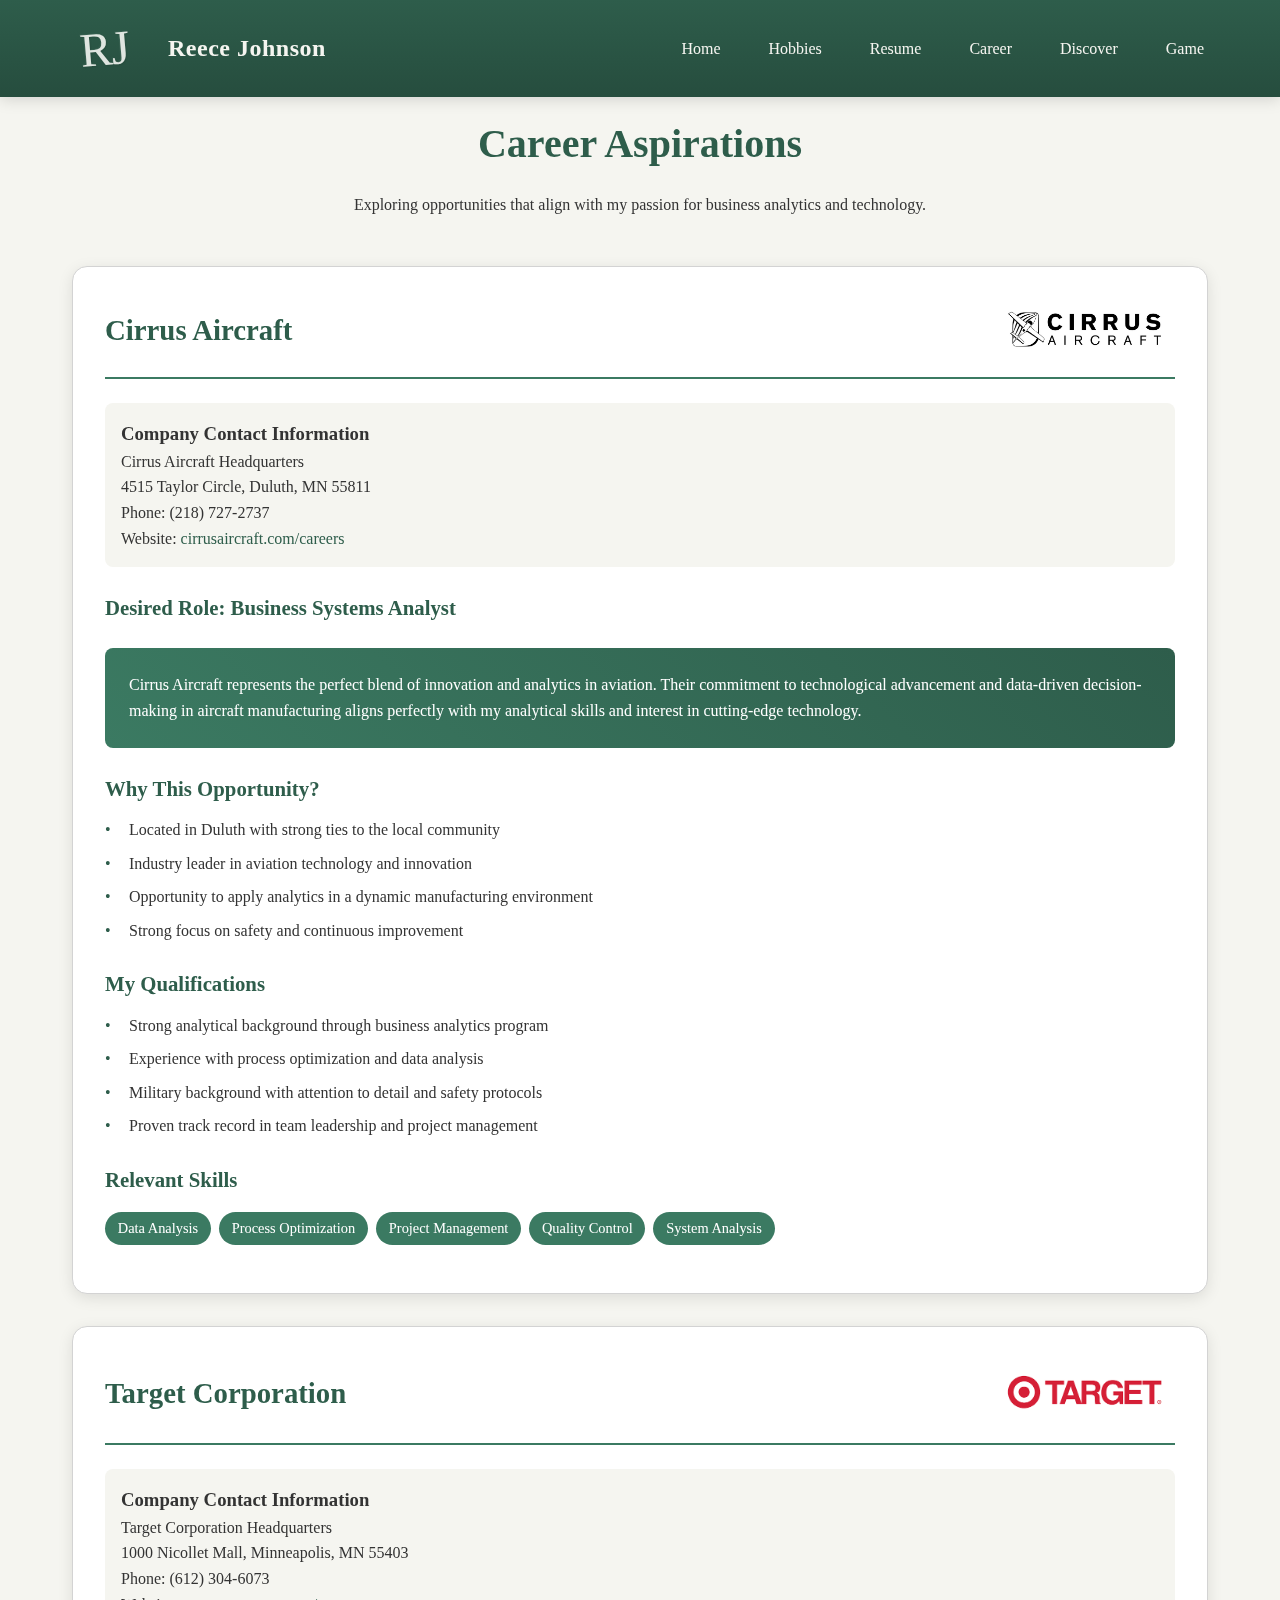
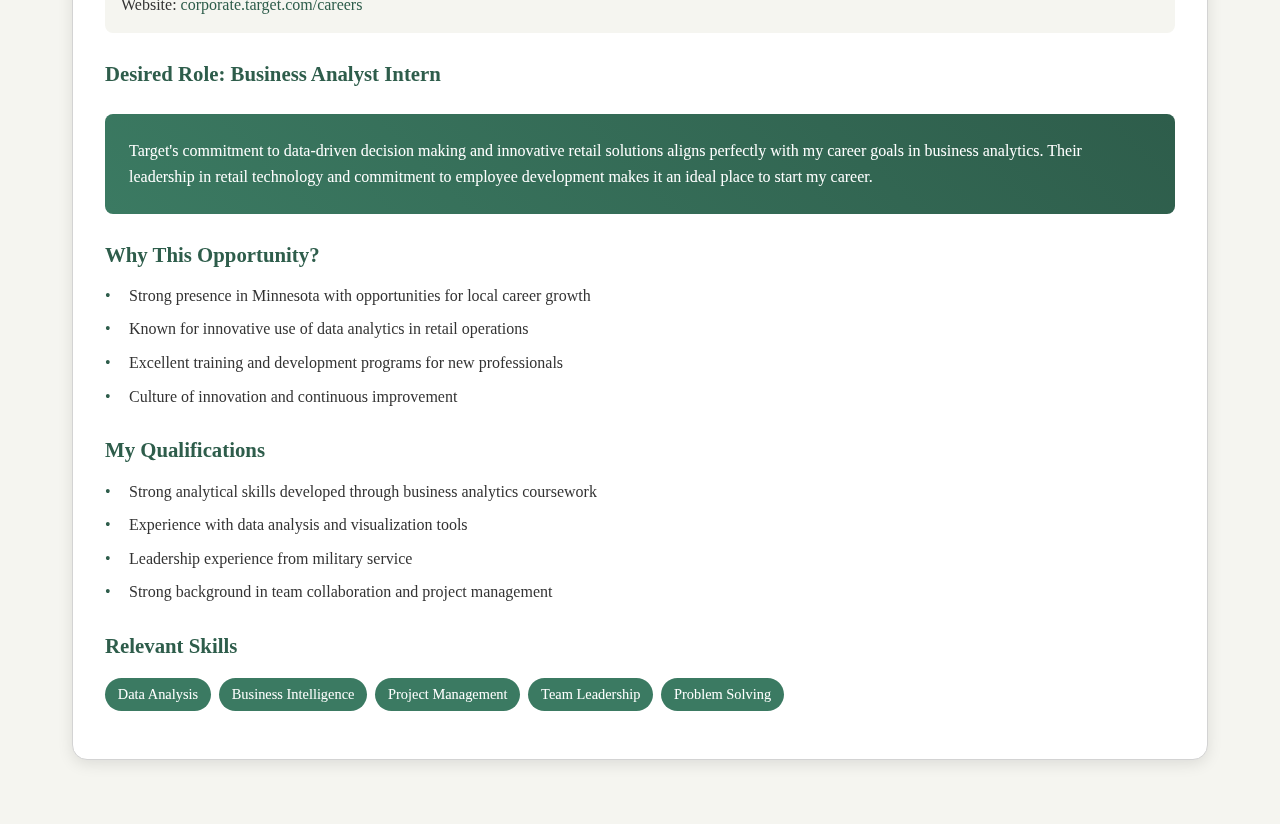
<file: career.html>
<!DOCTYPE html>
<html lang="en">
<head>
    <meta charset="UTF-8">
    <meta name="viewport" content="width=device-width, initial-scale=1.0">
    <title>Career - Reece Johnson</title>
    <style>
        :root {
            --bg-color: #F5F5F0;
            --text-color: #333333;
            --accent-color: #2E5D4B;
            --accent-light: #3B7A62;
            --border-color: #D3D3D3;
        }

        * {
            margin: 0;
            padding: 0;
            box-sizing: border-box;
        }

        body {
            font-family: 'Georgia', serif;
            background-color: var(--bg-color);
            color: var(--text-color);
            line-height: 1.6;
            padding-top: 80px;
        }

        header {
            background: linear-gradient(to bottom, var(--accent-color), #264D3E);
            padding: 1rem 0;
            position: fixed;
            width: 100%;
            top: 0;
            z-index: 1000;
            box-shadow: 0 2px 15px rgba(0, 0, 0, 0.15);
        /* Responsive header adjustments for small screens */
        @media (max-width: 700px) {
            header { padding: 0.5rem 0; }
            nav { padding: 0 1rem; display: flex; flex-direction: column; align-items: flex-start; gap: 0.5rem; }
            .nav-brand { font-size: 1.1rem; margin-right: 0; gap: 0.5rem; }
            .logo { width: 56px; height: 46px; }
            .logo-text { font-size: 2.2rem; }
            .nav-links { width: 100%; display: flex; flex-wrap: wrap; gap: 0.5rem; margin-left: 0; }
            nav a { padding: 0.35rem 0.5rem; font-size: 0.95rem; }
            body { padding-top: 110px; }
        }
        }

        nav {
            width: 100%;
            padding: 0 4rem;
            display: flex;
            justify-content: space-between;
            align-items: center;
        }

        .nav-brand {
            font-size: 1.5rem;
            font-weight: 600;
            color: var(--bg-color);
            letter-spacing: 0.5px;
            display: flex;
            align-items: center;
            gap: 1rem;
            margin-right: auto;
        }

        .logo {
            display: flex;
            align-items: center;
            justify-content: center;
            width: 80px;
            height: 65px;
            position: relative;
            transition: all 0.4s ease;
            margin-right: 0.5rem;
        }

        .logo-text {
            font-family: 'Brush Script MT', 'Brush Script Std', cursive;
            font-size: 3rem;
            font-weight: 200;
            line-height: 1;
            position: relative;
            color: var(--bg-color);
            transform: rotate(-5deg);
            transition: all 0.3s ease;
            text-shadow: 
                1px 1px 2px rgba(0, 0, 0, 0.12),
                -1px -1px 1px rgba(255, 255, 255, 0.08);
            background: none;
            padding: 0;
            letter-spacing: -1px;
            opacity: 0.85;
            filter: brightness(1.05);
        }

        .nav-links { display: flex; gap: 1.5rem; align-items: center; margin-left: auto; }
        nav a { color: var(--bg-color); text-decoration: none; padding: 0.5rem 0.75rem; transition: all 0.3s ease; border-radius: 4px; }
        nav a:hover { background: var(--accent-light); }

        .container { 
            max-width: 1200px; 
            margin: 0 auto; 
            padding: 2rem; 
        }

        .intro-section {
            text-align: center;
            margin-bottom: 3rem;
        }

        .intro-section h1 {
            color: var(--accent-color);
            font-size: 2.5rem;
            margin-bottom: 1rem;
        }

        .company-card {
            background: white;
            border-radius: 15px;
            padding: 2rem;
            margin-bottom: 2rem;
            box-shadow: 0 4px 15px rgba(0, 0, 0, 0.1);
            border: 1px solid var(--border-color);
        }

        .company-header {
            display: flex;
            align-items: center;
            margin-bottom: 1.5rem;
            padding-bottom: 1rem;
            border-bottom: 2px solid var(--accent-light);
        }

        .company-name {
            color: var(--accent-color);
            font-size: 1.8rem;
            margin-right: 1rem;
        }

        .company-logo {
            width: 180px;
            height: auto;
            object-fit: contain;
            margin-left: auto;
            padding: 10px;
            background-color: white;
            border-radius: 8px;
            display: flex;
            align-items: center;
            justify-content: center;
        }

        .company-logo img {
            max-width: 100%;
            height: auto;
            display: block;
            mix-blend-mode: multiply;
        }

        .contact-info {
            background: var(--bg-color);
            padding: 1rem;
            border-radius: 8px;
            margin-bottom: 1.5rem;
        }

        .contact-info a {
            color: var(--accent-color);
            text-decoration: none;
        }

        .contact-info a:hover {
            text-decoration: underline;
        }

        .section-title {
            color: var(--accent-color);
            font-size: 1.3rem;
            margin: 1.5rem 0 0.75rem;
        }

        .skills-list {
            display: flex;
            flex-wrap: wrap;
            gap: 0.5rem;
            margin: 1rem 0;
        }

        .skill-tag {
            background: var(--accent-light);
            color: white;
            padding: 0.3rem 0.8rem;
            border-radius: 20px;
            font-size: 0.9rem;
        }

        ul {
            list-style-type: none;
            padding-left: 0;
        }

        li {
            margin-bottom: 0.5rem;
            padding-left: 1.5rem;
            position: relative;
        }

        li::before {
            content: "•";
            color: var(--accent-color);
            position: absolute;
            left: 0;
        }

        .highlight-box {
            background: linear-gradient(45deg, var(--accent-light), var(--accent-color));
            color: white;
            padding: 1.5rem;
            border-radius: 8px;
            margin: 1.5rem 0;
        }
    </style>
</head>
<body>
    <header>
        <nav>
            <div class="nav-brand">
                <div class="logo"><div class="logo-text">RJ</div></div>
                <span class="name">Reece Johnson</span>
            </div>
            <div class="nav-links">
                <a href="index.html">Home</a>
                <a href="hobbies.html">Hobbies</a>
                <a href="resume.html">Resume</a>
                <a href="career.html">Career</a>
                <a href="discover.html">Discover</a>
                <a href="game.html">Game</a>
            </div>
        </nav>
    </header>

    <main class="container">
        <div class="intro-section">
            <h1>Career Aspirations</h1>
            <p>Exploring opportunities that align with my passion for business analytics and technology.</p>
        </div>

        <div class="company-card">
            <div class="company-header">
                <h2 class="company-name">Cirrus Aircraft</h2>
                <div class="company-logo">
                    <img src="images/cirrus.jpg" alt="Cirrus Aircraft Logo">
                </div>
            </div>
            
            <div class="contact-info">
                <h3>Company Contact Information</h3>
                <p>Cirrus Aircraft Headquarters</p>
                <p>4515 Taylor Circle, Duluth, MN 55811</p>
                <p>Phone: (218) 727-2737</p>
                <p>Website: <a href="https://cirrusaircraft.com/careers" target="_blank">cirrusaircraft.com/careers</a></p>
            </div>

            <div class="position-section">
                <h3 class="section-title">Desired Role: Business Systems Analyst</h3>
                <div class="highlight-box">
                    <p>Cirrus Aircraft represents the perfect blend of innovation and analytics in aviation. Their commitment to technological advancement and data-driven decision-making in aircraft manufacturing aligns perfectly with my analytical skills and interest in cutting-edge technology.</p>
                </div>

                <h4 class="section-title">Why This Opportunity?</h4>
                <ul>
                    <li>Located in Duluth with strong ties to the local community</li>
                    <li>Industry leader in aviation technology and innovation</li>
                    <li>Opportunity to apply analytics in a dynamic manufacturing environment</li>
                    <li>Strong focus on safety and continuous improvement</li>
                </ul>

                <h4 class="section-title">My Qualifications</h4>
                <ul>
                    <li>Strong analytical background through business analytics program</li>
                    <li>Experience with process optimization and data analysis</li>
                    <li>Military background with attention to detail and safety protocols</li>
                    <li>Proven track record in team leadership and project management</li>
                </ul>

                <h4 class="section-title">Relevant Skills</h4>
                <div class="skills-list">
                    <span class="skill-tag">Data Analysis</span>
                    <span class="skill-tag">Process Optimization</span>
                    <span class="skill-tag">Project Management</span>
                    <span class="skill-tag">Quality Control</span>
                    <span class="skill-tag">System Analysis</span>
                </div>
            </div>
        </div>

        <div class="company-card">
            <div class="company-header">
                <h2 class="company-name">Target Corporation</h2>
                <div class="company-logo">
                    <img src="images/target.png" alt="Target Corporation Logo">
                </div>
            </div>
            
            <div class="contact-info">
                <h3>Company Contact Information</h3>
                <p>Target Corporation Headquarters</p>
                <p>1000 Nicollet Mall, Minneapolis, MN 55403</p>
                <p>Phone: (612) 304-6073</p>
                <p>Website: <a href="https://corporate.target.com/careers" target="_blank">corporate.target.com/careers</a></p>
            </div>

            <div class="position-section">
                <h3 class="section-title">Desired Role: Business Analyst Intern</h3>
                <div class="highlight-box">
                    <p>Target's commitment to data-driven decision making and innovative retail solutions aligns perfectly with my career goals in business analytics. Their leadership in retail technology and commitment to employee development makes it an ideal place to start my career.</p>
                </div>

                <h4 class="section-title">Why This Opportunity?</h4>
                <ul>
                    <li>Strong presence in Minnesota with opportunities for local career growth</li>
                    <li>Known for innovative use of data analytics in retail operations</li>
                    <li>Excellent training and development programs for new professionals</li>
                    <li>Culture of innovation and continuous improvement</li>
                </ul>

                <h4 class="section-title">My Qualifications</h4>
                <ul>
                    <li>Strong analytical skills developed through business analytics coursework</li>
                    <li>Experience with data analysis and visualization tools</li>
                    <li>Leadership experience from military service</li>
                    <li>Strong background in team collaboration and project management</li>
                </ul>

                <h4 class="section-title">Relevant Skills</h4>
                <div class="skills-list">
                    <span class="skill-tag">Data Analysis</span>
                    <span class="skill-tag">Business Intelligence</span>
                    <span class="skill-tag">Project Management</span>
                    <span class="skill-tag">Team Leadership</span>
                    <span class="skill-tag">Problem Solving</span>
                </div>
            </div>
        </div>

    </main>
</body>
</html>
</file>
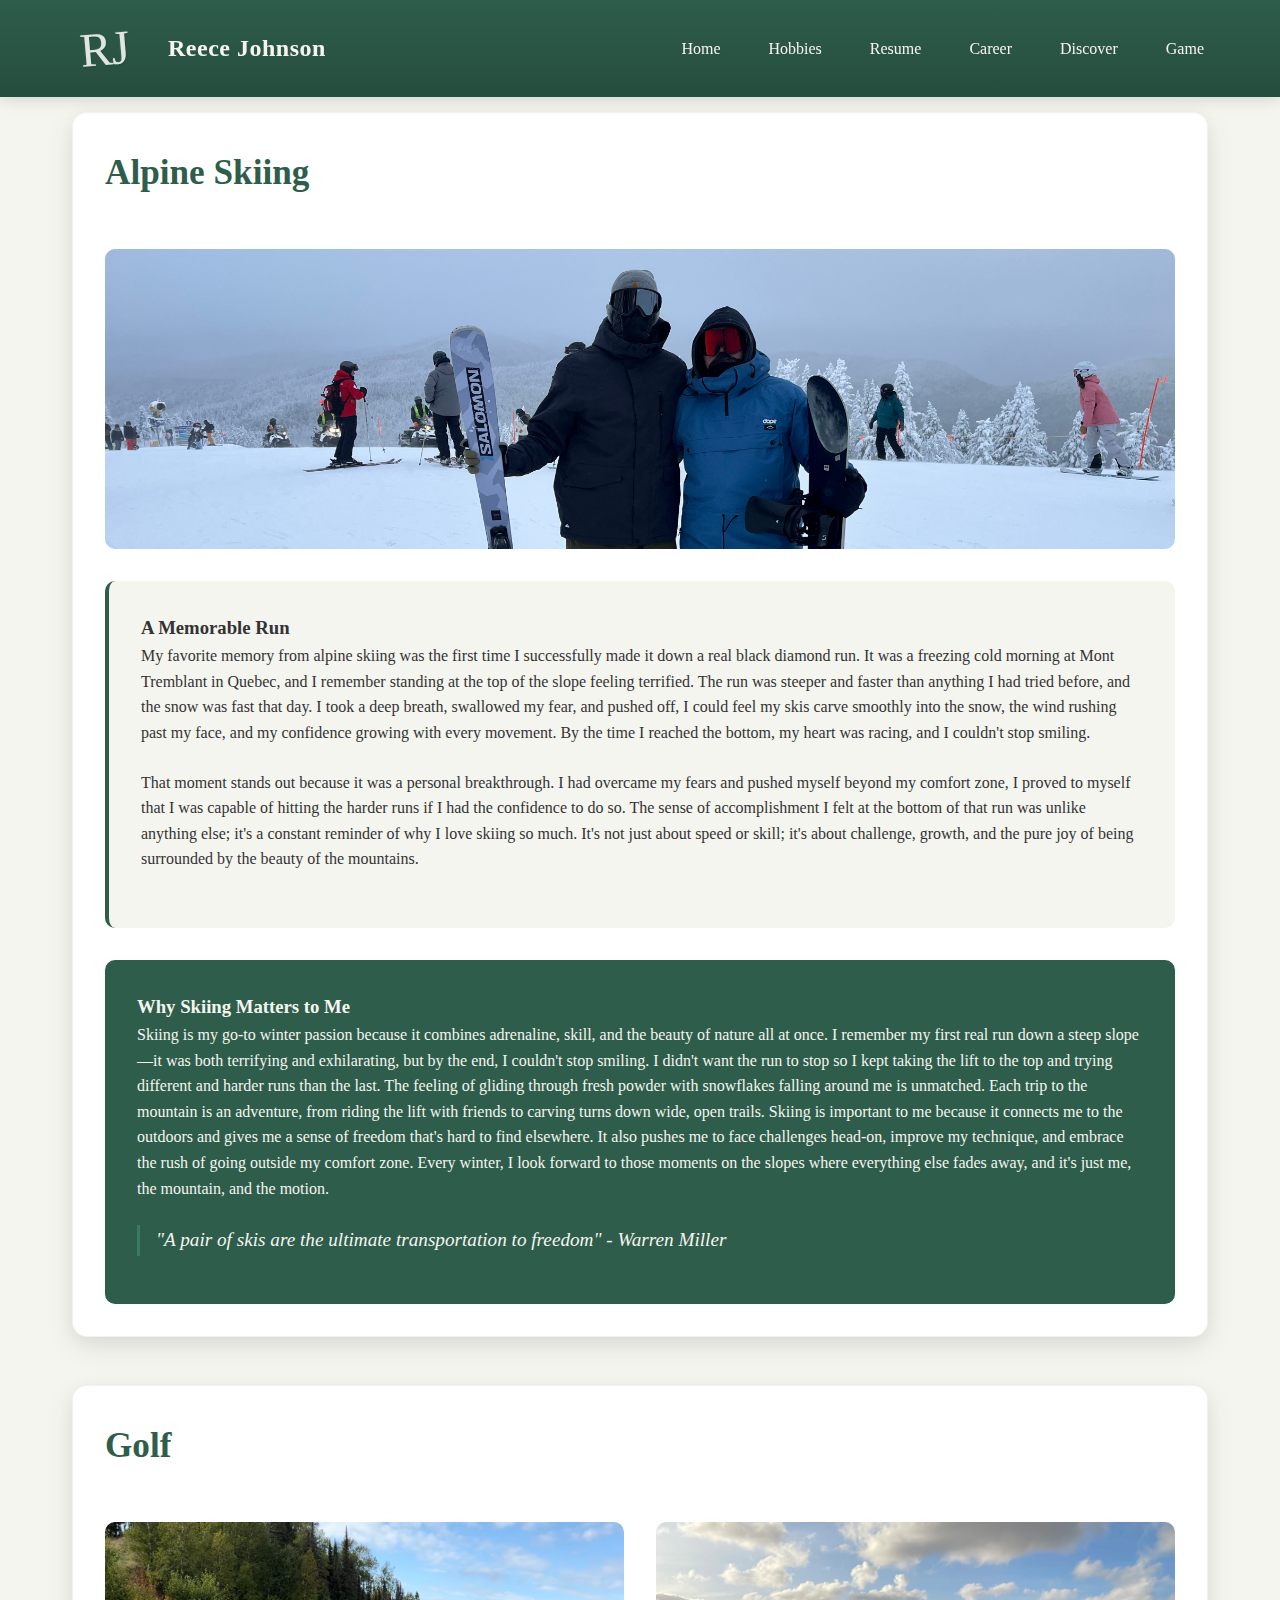
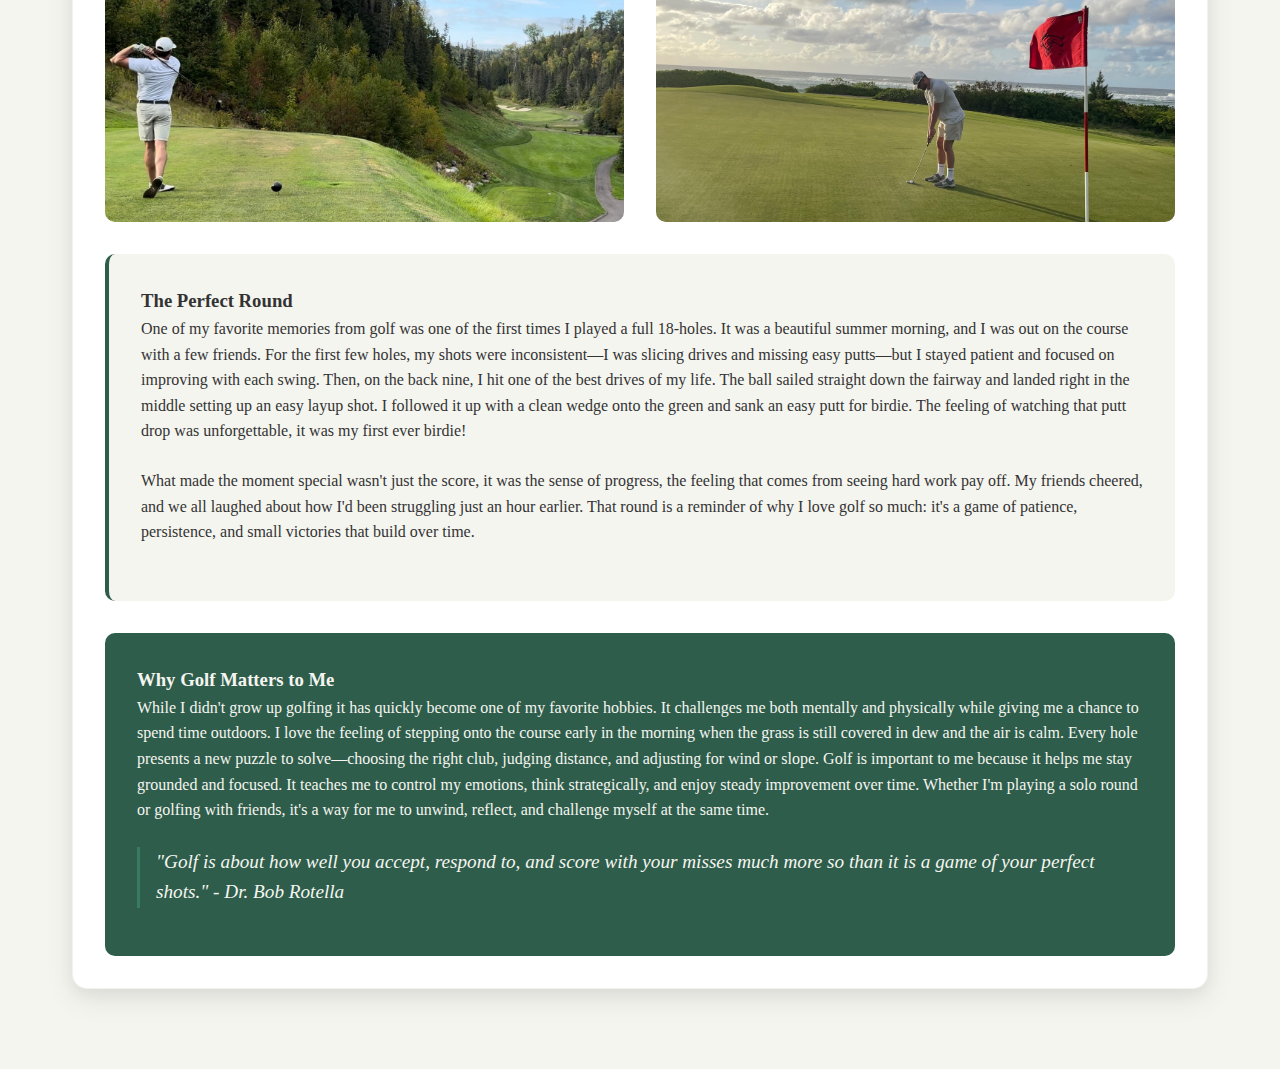
<file: hobbies.html>
<!DOCTYPE html>
<html lang="en">
<head>
    <meta charset="UTF-8">
    <meta name="viewport" content="width=device-width, initial-scale=1.0">
    <title>My Hobbies - Reece Johnson</title>
    <style>
        :root {
            --bg-color: #F5F5F0;
            --text-color: #333333;
            --accent-color: #2E5D4B;
            --accent-light: #3B7A62;
            --border-color: #D3D3D3;
        }

        * {
            margin: 0;
            padding: 0;
            box-sizing: border-box;
        }

        body {
            font-family: 'Georgia', serif;
            background-color: var(--bg-color);
            color: var(--text-color);
            line-height: 1.6;
            padding-top: 80px;
        }

        /* Header Styles */
        header {
            background: linear-gradient(to bottom, var(--accent-color), #264D3E);
            padding: 1rem 0;
            position: fixed;
            width: 100%;
            top: 0;
            z-index: 1000;
            box-shadow: 0 2px 15px rgba(0, 0, 0, 0.15);
        }

        nav {
            width: 100%;
            padding: 0 4rem;
            display: flex;
            justify-content: space-between;
            align-items: center;
        }

        .nav-brand {
            font-size: 1.5rem;
            font-weight: 600;
            color: var(--bg-color);
            letter-spacing: 0.5px;
            display: flex;
            align-items: center;
            gap: 1rem;
            margin-right: auto;
        }

        .logo {
            display: flex;
            align-items: center;
            justify-content: center;
            width: 80px;
            height: 65px;
            position: relative;
            transition: all 0.4s ease;
            margin-right: 0.5rem;
        }

        .logo-text {
            font-family: 'Brush Script MT', 'Brush Script Std', cursive;
            font-size: 3rem;
            font-weight: 200;
            line-height: 1;
            position: relative;
            color: var(--bg-color);
            transform: rotate(-5deg);
            transition: all 0.3s ease;
            text-shadow: 
                1px 1px 2px rgba(0, 0, 0, 0.12),
                -1px -1px 1px rgba(255, 255, 255, 0.08);
            background: none;
            padding: 0;
            letter-spacing: -1px;
            opacity: 0.85;
            filter: brightness(1.05);
        }

        .nav-links {
            display: flex;
            gap: 1.5rem;
            align-items: center;
            margin-left: auto;
        }

        nav a {
            color: var(--bg-color);
            text-decoration: none;
            padding: 0.5rem 0.75rem;
            transition: all 0.3s ease;
            border-radius: 4px;
        }

        nav a:hover {
            background: var(--accent-light);
        }

        /* Main Content Styles */
        .container {
            max-width: 1200px;
            margin: 0 auto;
            padding: 2rem;
        }

        .hobby-section {
            background: white;
            border-radius: 15px;
            padding: 2rem;
            margin-bottom: 3rem;
            box-shadow: 0 10px 30px rgba(0, 0, 0, 0.08),
                       0 5px 15px rgba(0, 0, 0, 0.05);
            border: 1px solid rgba(0, 0, 0, 0.05);
        }

        .hobby-header {
            display: flex;
            align-items: center;
            gap: 2rem;
            margin-bottom: 2rem;
        }

        .hobby-title {
            color: var(--accent-color);
            font-size: 2.2rem;
            margin-bottom: 1rem;
        }

        .hobby-gallery {
            display: grid;
            grid-template-columns: repeat(auto-fit, minmax(300px, 1fr));
            gap: 2rem;
            margin: 2rem 0;
        }

        .hobby-image {
            width: 100%;
            height: 300px;
            object-fit: cover;
            object-position: top;
            border-radius: 10px;
            transition: transform 0.3s ease;
        }

        .hobby-image.skiing-image {
            object-position: center 33%;
        }

        .hobby-image.golf-hole-image {
            object-position: center 25%;
        }

        .hobby-image:hover {
            transform: scale(1.02);
        }

        .story-box {
            background: var(--bg-color);
            padding: 2rem;
            border-radius: 10px;
            margin: 2rem 0;
            border-left: 4px solid var(--accent-color);
        }

        .importance-section {
            background: var(--accent-color);
            color: var(--bg-color);
            padding: 2rem;
            border-radius: 10px;
            margin-top: 2rem;
        }

        .quote {
            font-style: italic;
            font-size: 1.2rem;
            margin: 1rem 0;
            padding-left: 1rem;
            border-left: 3px solid var(--accent-light);
        }

        p {
            margin-bottom: 1.5rem;
        }

    </style>
    <link rel="stylesheet" href="CSS/header-responsive.css">
</head>
<body>
    <header>
        <nav>
            <div class="nav-brand">
                <div class="logo">
                    <div class="logo-text">RJ</div>
                </div>
                <span class="name">Reece Johnson</span>
            </div>
            <button class="nav-toggle" aria-expanded="false" aria-controls="navLinks" aria-label="Toggle navigation">
                <span class="bar"></span>
                <span class="bar"></span>
                <span class="bar"></span>
            </button>
            <div id="navLinks" class="nav-links">
                <a href="index.html">Home</a>
                <a href="hobbies.html">Hobbies</a>
                <a href="resume.html">Resume</a>
                <a href="career.html">Career</a>
                <a href="discover.html">Discover</a>
                <a href="game.html">Game</a>
            </div>
        </nav>
    </header>

    <main class="container">
        <!-- Skiing Section -->
        <section class="hobby-section">
            <div class="hobby-header">
                <h2 class="hobby-title">Alpine Skiing</h2>
            </div>
            <div class="hobby-gallery">
                <img src="images/hobby1.jpeg" alt="Skiing on powder snow" class="hobby-image skiing-image">
            </div>
            <div class="story-box">
                <h3>A Memorable Run</h3>
                <p>My favorite memory from alpine skiing was the first time I successfully made it down a real black diamond run. It was a freezing cold morning at Mont Tremblant in Quebec, and I remember standing at the top of the slope feeling terrified. The run was steeper and faster than anything I had tried before, and the snow was fast that day. I took a deep breath, swallowed my fear, and pushed off, I could feel my skis carve smoothly into the snow, the wind rushing past my face, and my confidence growing with every movement. By the time I reached the bottom, my heart was racing, and I couldn't stop smiling.</p>
                <p>That moment stands out because it was a personal breakthrough. I had overcame my fears and pushed myself beyond my comfort zone, I proved to myself that I was capable of hitting the harder runs if I had the confidence to do so. The sense of accomplishment I felt at the bottom of that run was unlike anything else; it's a constant reminder of why I love skiing so much. It's not just about speed or skill; it's about challenge, growth, and the pure joy of being surrounded by the beauty of the mountains.</p>
            </div>

            <div class="importance-section">
                <h3>Why Skiing Matters to Me</h3>
                <p>Skiing is my go-to winter passion because it combines adrenaline, skill, and the beauty of nature all at once. I remember my first real run down a steep slope—it was both terrifying and exhilarating, but by the end, I couldn't stop smiling. I didn't want the run to stop so I kept taking the lift to the top and trying different and harder runs than the last. The feeling of gliding through fresh powder with snowflakes falling around me is unmatched. Each trip to the mountain is an adventure, from riding the lift with friends to carving turns down wide, open trails. Skiing is important to me because it connects me to the outdoors and gives me a sense of freedom that's hard to find elsewhere. It also pushes me to face challenges head-on, improve my technique, and embrace the rush of going outside my comfort zone. Every winter, I look forward to those moments on the slopes where everything else fades away, and it's just me, the mountain, and the motion.</p>
                <div class="quote">"A pair of skis are the ultimate transportation to freedom" - Warren Miller</div>
            </div>
        </section>

        <!-- Golf Section -->
        <section class="hobby-section">
            <div class="hobby-header">
                <h2 class="hobby-title">Golf</h2>
            </div>
            <div class="hobby-gallery">
                <img src="images/hobby2.jpeg" alt="Golf swing" class="hobby-image">
                <img src="images/hobby3.jpeg" alt="Golf course" class="hobby-image golf-hole-image">
            </div>
            <div class="story-box">
                <h3>The Perfect Round</h3>
                <p>One of my favorite memories from golf was one of the first times I played a full 18-holes. It was a beautiful summer morning, and I was out on the course with a few friends. For the first few holes, my shots were inconsistent—I was slicing drives and missing easy putts—but I stayed patient and focused on improving with each swing. Then, on the back nine, I hit one of the best drives of my life. The ball sailed straight down the fairway and landed right in the middle setting up an easy layup shot. I followed it up with a clean wedge onto the green and sank an easy putt for birdie. The feeling of watching that putt drop was unforgettable, it was my first ever birdie!</p>
                <p>What made the moment special wasn't just the score, it was the sense of progress, the feeling that comes from seeing hard work pay off. My friends cheered, and we all laughed about how I'd been struggling just an hour earlier. That round is a reminder of why I love golf so much: it's a game of patience, persistence, and small victories that build over time.</p>
            </div>

            <div class="importance-section">
                <h3>Why Golf Matters to Me</h3>
                <p>While I didn't grow up golfing it has quickly become one of my favorite hobbies. It challenges me both mentally and physically while giving me a chance to spend time outdoors. I love the feeling of stepping onto the course early in the morning when the grass is still covered in dew and the air is calm. Every hole presents a new puzzle to solve—choosing the right club, judging distance, and adjusting for wind or slope. Golf is important to me because it helps me stay grounded and focused. It teaches me to control my emotions, think strategically, and enjoy steady improvement over time. Whether I'm playing a solo round or golfing with friends, it's a way for me to unwind, reflect, and challenge myself at the same time.</p>
                <div class="quote">"Golf is about how well you accept, respond to, and score with your misses much more so than it is a game of your perfect shots." - Dr. Bob Rotella</div>
            </div>
        </section>
    </main>

    <script src="JS/header.js"></script>
</body>
</html>
</file>
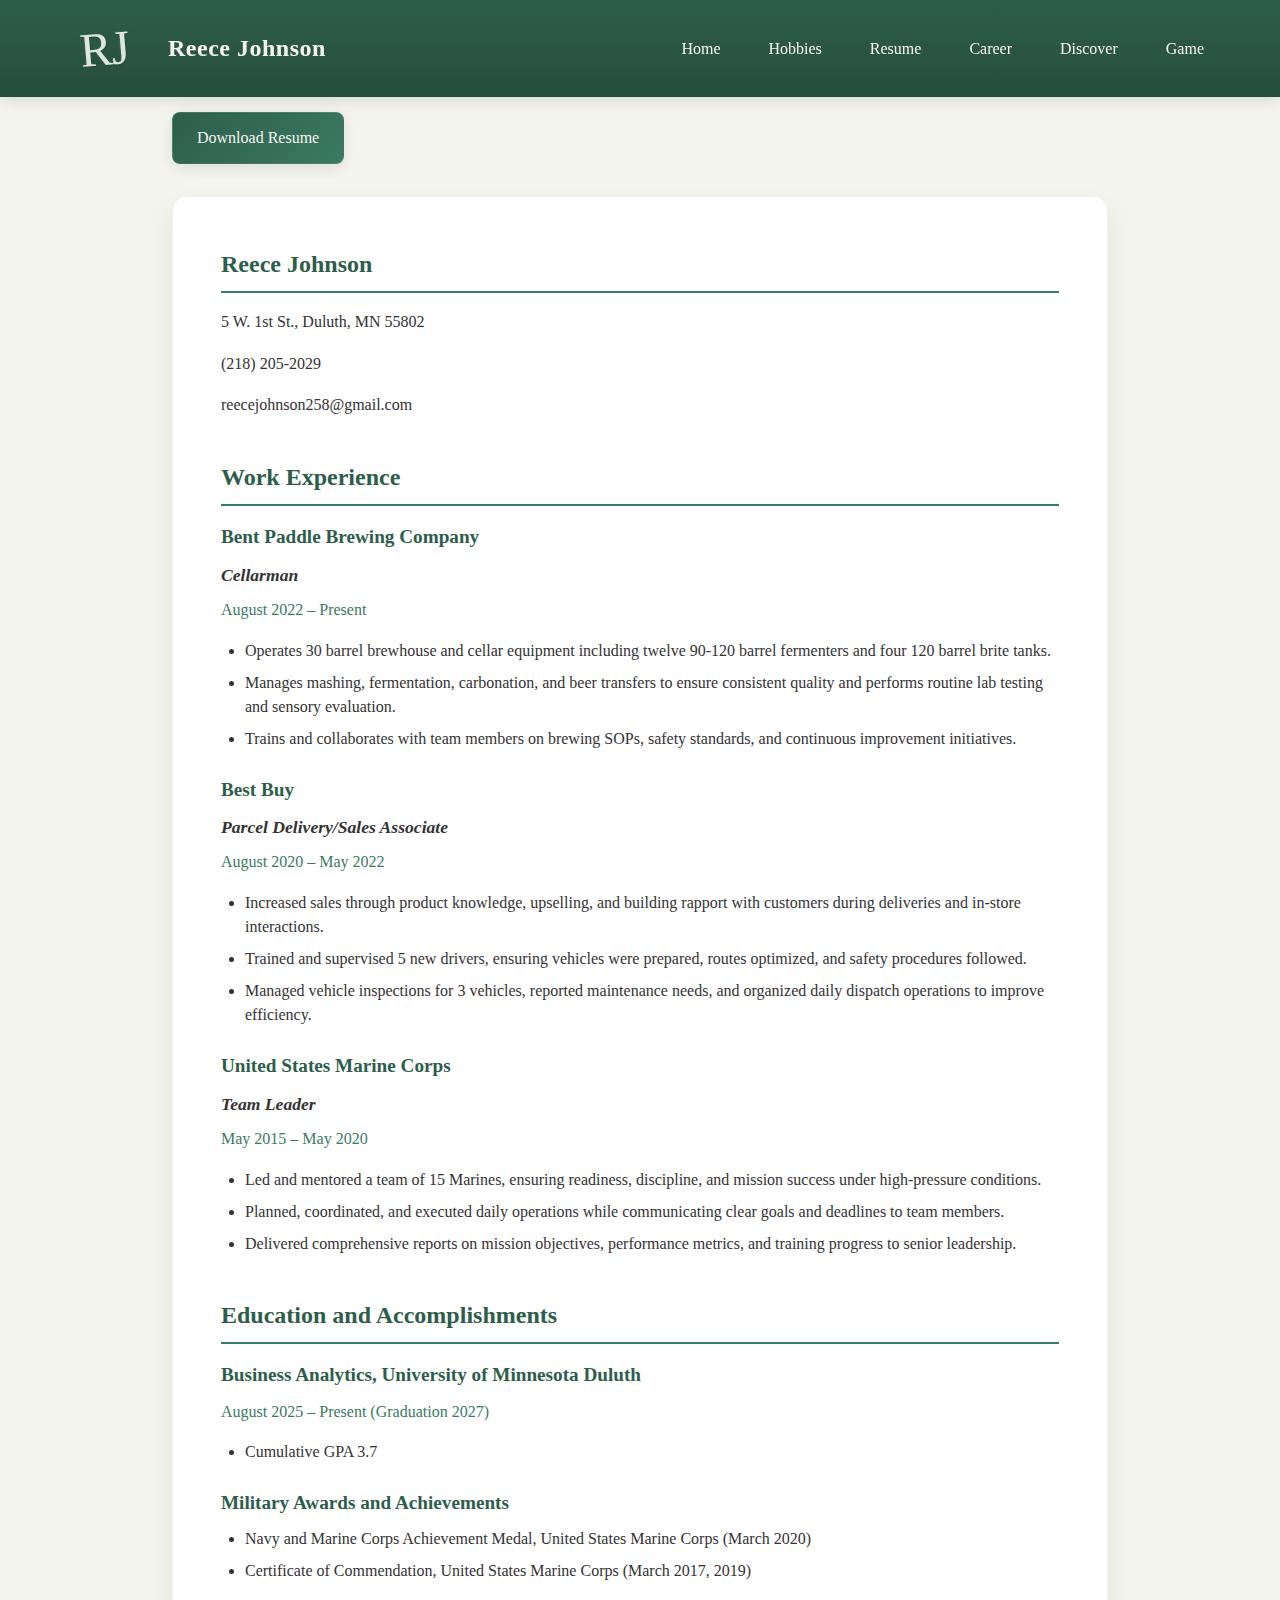
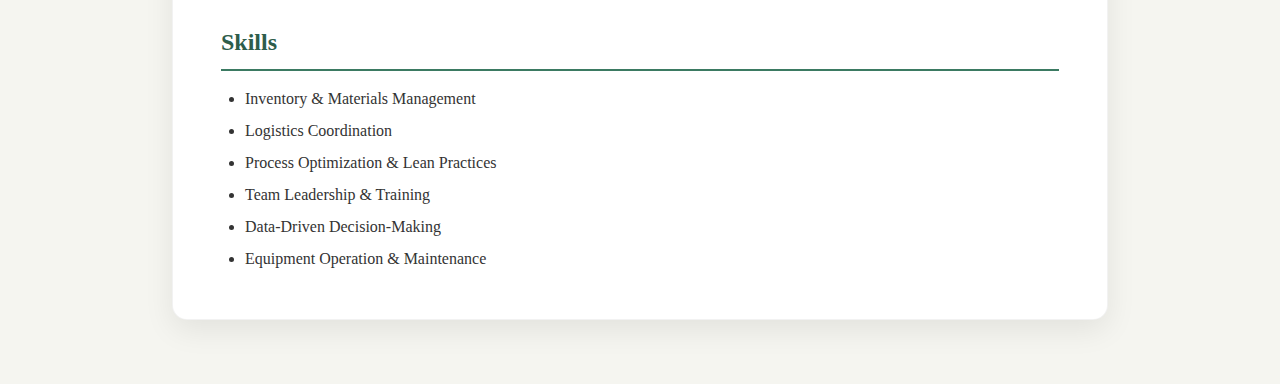
<file: resume.html>
<!DOCTYPE html>
<html lang="en">
<head>
    <meta charset="UTF-8">
    <meta name="viewport" content="width=device-width, initial-scale=1.0">
    <title>Resume - Reece Johnson</title>
    <style>
        :root {
            --bg-color: #F5F5F0;
            --text-color: #333333;
            --accent-color: #2E5D4B;
            --accent-light: #3B7A62;
            --border-color: #D3D3D3;
        }

        * {
            margin: 0;
            padding: 0;
            box-sizing: border-box;
        }

        body {
            font-family: 'Georgia', serif;
            background-color: var(--bg-color);
            color: var(--text-color);
            line-height: 1.6;
            padding-top: 80px;
        }

        /* Header Styles */
        header {
            background: linear-gradient(to bottom, var(--accent-color), #264D3E);
            padding: 1rem 0;
            position: fixed;
            width: 100%;
            top: 0;
            z-index: 1000;
            box-shadow: 0 2px 15px rgba(0, 0, 0, 0.15);
        }

        nav {
            width: 100%;
            padding: 0 4rem;
            display: flex;
            justify-content: space-between;
            align-items: center;
        }

        .nav-brand {
            font-size: 1.5rem;
            font-weight: 600;
            color: var(--bg-color);
            letter-spacing: 0.5px;
            display: flex;
            align-items: center;
            gap: 1rem;
            margin-right: auto;
        }

        .logo {
            display: flex;
            align-items: center;
            justify-content: center;
            width: 80px;
            height: 65px;
            position: relative;
            transition: all 0.4s ease;
            margin-right: 0.5rem;
        }

        .logo-text {
            font-family: 'Brush Script MT', 'Brush Script Std', cursive;
            font-size: 3rem;
            font-weight: 200;
            line-height: 1;
            position: relative;
            color: var(--bg-color);
            transform: rotate(-5deg);
            transition: all 0.3s ease;
            text-shadow: 
                1px 1px 2px rgba(0, 0, 0, 0.12),
                -1px -1px 1px rgba(255, 255, 255, 0.08);
            background: none;
            padding: 0;
            letter-spacing: -1px;
            opacity: 0.85;
            filter: brightness(1.05);
        }

        .nav-links {
            display: flex;
            gap: 1.5rem;
            align-items: center;
            margin-left: auto;
        }

        nav a {
            color: var(--bg-color);
            text-decoration: none;
            padding: 0.5rem 0.75rem;
            transition: all 0.3s ease;
            border-radius: 4px;
        }

        nav a:hover {
            background: var(--accent-light);
        }

        .container {
            max-width: 1000px;
            margin: 0 auto;
            padding: 2rem;
        }

        .download-button {
            display: block;
            padding: 0.75rem 1.5rem;
            background: linear-gradient(135deg, var(--accent-color), var(--accent-light));
            color: var(--bg-color);
            text-decoration: none;
            border-radius: 8px;
            font-weight: 500;
            transition: all 0.3s ease;
            box-shadow: 0 4px 15px rgba(0, 0, 0, 0.1);
            border: 1px solid rgba(255, 255, 255, 0.1);
            margin-bottom: 2rem;
            width: fit-content;
        }

        .download-button:hover {
            transform: translateY(-2px);
            background: linear-gradient(135deg, var(--accent-light), var(--accent-color));
            box-shadow: 0 6px 20px rgba(0, 0, 0, 0.15);
        }

        .resume-container {
            background: white;
            border-radius: 15px;
            padding: 3rem;
            margin-bottom: 2rem;
            box-shadow: 0 10px 30px rgba(0, 0, 0, 0.08);
            border: 1px solid rgba(0, 0, 0, 0.05);
        }

        .resume-section {
            margin-bottom: 2.5rem;
        }

        .resume-section:last-child {
            margin-bottom: 0;
        }

        .resume-section h2 {
            color: var(--accent-color);
            font-size: 1.5rem;
            margin-bottom: 1rem;
            padding-bottom: 0.5rem;
            border-bottom: 2px solid var(--accent-light);
        }

        .resume-item {
            margin-bottom: 1.5rem;
        }

        .resume-item:last-child {
            margin-bottom: 0;
        }

        .resume-item h3 {
            color: var(--accent-color);
            font-size: 1.2rem;
            margin-bottom: 0.5rem;
        }

        .resume-item h4 {
            color: var(--text-color);
            font-style: italic;
            margin-bottom: 0.5rem;
            font-size: 1.1rem;
        }

        .resume-item p {
            margin-bottom: 1rem;
            line-height: 1.6;
        }

        .resume-item ul {
            list-style-type: disc;
            margin-left: 1.5rem;
            margin-top: 0.5rem;
        }

        .resume-item li {
            margin-bottom: 0.5rem;
            line-height: 1.5;
        }

        .resume-item li:last-child {
            margin-bottom: 0;
        }

        .date {
            color: var(--accent-light);
            font-weight: 500;
            margin-bottom: 0.5rem;
            display: block;
        }
    </style>
</head>
<body>
    <header>
        <nav>
            <div class="nav-brand">
                <div class="logo">
                    <div class="logo-text">RJ</div>
                </div>
                <span class="name">Reece Johnson</span>
            </div>
            <div class="nav-links">
                <a href="index.html">Home</a>
                <a href="hobbies.html">Hobbies</a>
                <a href="resume.html">Resume</a>
                <a href="career.html">Career</a>
                <a href="discover.html">Discover</a>
                <a href="game.html">Game</a>
            </div>
        </nav>
    </header>

    <div class="container">
        <a href="files/Reece_Johnson_Resume.pdf" target="_blank" rel="noopener noreferrer" class="download-button">Download Resume</a>
        
        <div class="resume-container">
            <div class="resume-section">
                <h2>Reece Johnson</h2>
                <div class="resume-item contact-info">
                    <p>5 W. 1st St., Duluth, MN 55802</p>
                    <p>(218) 205-2029</p>
                    <p>reecejohnson258@gmail.com</p>
                </div>
            </div>

            <div class="resume-section">
                <h2>Work Experience</h2>
                <div class="resume-item">
                    <h3>Bent Paddle Brewing Company</h3>
                    <h4>Cellarman</h4>
                    <p class="date">August 2022 – Present</p>
                    <ul>
                        <li>Operates 30 barrel brewhouse and cellar equipment including twelve 90-120 barrel fermenters and four 120 barrel brite tanks.</li>
                        <li>Manages mashing, fermentation, carbonation, and beer transfers to ensure consistent quality and performs routine lab testing and sensory evaluation.</li>
                        <li>Trains and collaborates with team members on brewing SOPs, safety standards, and continuous improvement initiatives.</li>
                    </ul>
                </div>
                <div class="resume-item">
                    <h3>Best Buy</h3>
                    <h4>Parcel Delivery/Sales Associate</h4>
                    <p class="date">August 2020 – May 2022</p>
                    <ul>
                        <li>Increased sales through product knowledge, upselling, and building rapport with customers during deliveries and in-store interactions.</li>
                        <li>Trained and supervised 5 new drivers, ensuring vehicles were prepared, routes optimized, and safety procedures followed.</li>
                        <li>Managed vehicle inspections for 3 vehicles, reported maintenance needs, and organized daily dispatch operations to improve efficiency.</li>
                    </ul>
                </div>
                <div class="resume-item">
                    <h3>United States Marine Corps</h3>
                    <h4>Team Leader</h4>
                    <p class="date">May 2015 – May 2020</p>
                    <ul>
                        <li>Led and mentored a team of 15 Marines, ensuring readiness, discipline, and mission success under high-pressure conditions.</li>
                        <li>Planned, coordinated, and executed daily operations while communicating clear goals and deadlines to team members.</li>
                        <li>Delivered comprehensive reports on mission objectives, performance metrics, and training progress to senior leadership.</li>
                    </ul>
                </div>
            </div>

            <div class="resume-section">
                <h2>Education and Accomplishments</h2>
                <div class="resume-item">
                    <h3>Business Analytics, University of Minnesota Duluth</h3>
                    <p class="date">August 2025 – Present (Graduation 2027)</p>
                    <ul>
                        <li>Cumulative GPA 3.7</li>
                    </ul>
                </div>
                <div class="resume-item">
                    <h3>Military Awards and Achievements</h3>
                    <ul>
                        <li>Navy and Marine Corps Achievement Medal, United States Marine Corps (March 2020)</li>
                        <li>Certificate of Commendation, United States Marine Corps (March 2017, 2019)</li>
                    </ul>
                </div>
            </div>

            <div class="resume-section">
                <h2>Skills</h2>
                <div class="resume-item">
                    <ul>
                        <li>Inventory & Materials Management</li>
                        <li>Logistics Coordination</li>
                        <li>Process Optimization & Lean Practices</li>
                        <li>Team Leadership & Training</li>
                        <li>Data-Driven Decision-Making</li>
                        <li>Equipment Operation & Maintenance</li>
                    </ul>
                </div>
            </div>

        </div>
    </div>
</body>
</html>
</file>
<file: CSS/header-responsive.css>
/* Shared responsive header and hamburger styles */
/* Mobile-first adjustments and accessible hamburger */
.nav-toggle {
  display: none;
  background: transparent;
  border: none;
  color: var(--bg-color, #fff);
  font-size: 1.25rem;
  padding: 0.5rem;
  cursor: pointer;
}

.nav-toggle:focus {
  outline: 2px solid rgba(255,255,255,0.25);
  outline-offset: 2px;
}

/* Hamburger lines */
.nav-toggle .bar {
  display: block;
  width: 22px;
  height: 2px;
  background: currentColor;
  margin: 4px 0;
  transition: transform 200ms ease, opacity 200ms ease;
}

/* Default: show full nav on desktop */
@media (min-width: 701px) {
  .nav-toggle { display: none; }
  .nav-links { display: flex !important; }
}

/* Small screens: show hamburger and present nav as a dropdown overlay */
@media (max-width: 700px) {
  .nav-toggle { display: block; }
  nav { align-items: center; position: relative; }

  /* Dropdown overlay */
  .nav-links {
    display: flex; /* keep flex layout for children */
    position: absolute;
    top: 100%;
    right: 0;
    left: 0;
    margin: 0.5rem 1rem 0 1rem;
    flex-direction: column;
    gap: 0.5rem;
    padding: 0.75rem;
    background: linear-gradient(180deg, rgba(38,77,62,0.98), rgba(46,93,75,0.98));
    border-radius: 8px;
    box-shadow: 0 10px 30px rgba(0,0,0,0.25);
    z-index: 1200;
    transform-origin: top center;
    transform: translateY(-10px) scaleY(0.98);
    opacity: 0;
    pointer-events: none;
    transition: transform 220ms cubic-bezier(.2,.9,.3,1), opacity 180ms ease;
  }

  /* Hidden by default (closed) */
  .nav-links.closed {
    display: flex;
    transform: translateY(-12px) scaleY(0.98);
    opacity: 0;
    pointer-events: none;
  }

  /* When open, animate in */
  .nav-links.open {
    transform: translateY(0) scaleY(1);
    opacity: 1;
    pointer-events: auto;
  }

  nav a {
    display: block;
    width: 100%;
    padding: 0.66rem 0.75rem;
    border-radius: 6px;
    color: var(--bg-color, #fff);
  }

  .nav-brand { display: flex; align-items: center; gap: 0.5rem; }
}

/* Visual polish */
nav a { transition: background-color 180ms ease, transform 120ms ease; }
nav a:focus { outline: 2px solid rgba(255,255,255,0.12); outline-offset: 2px; }
.nav-toggle[aria-expanded="true"] .bar:nth-child(1) { transform: translateY(6px) rotate(45deg); }
.nav-toggle[aria-expanded="true"] .bar:nth-child(2) { opacity: 0; }
.nav-toggle[aria-expanded="true"] .bar:nth-child(3) { transform: translateY(-6px) rotate(-45deg); }

/* Ensure fixed header spacing is adequate on very small screens */
@media (max-width: 420px) {
  body { padding-top: 120px !important; }
}
</file>
